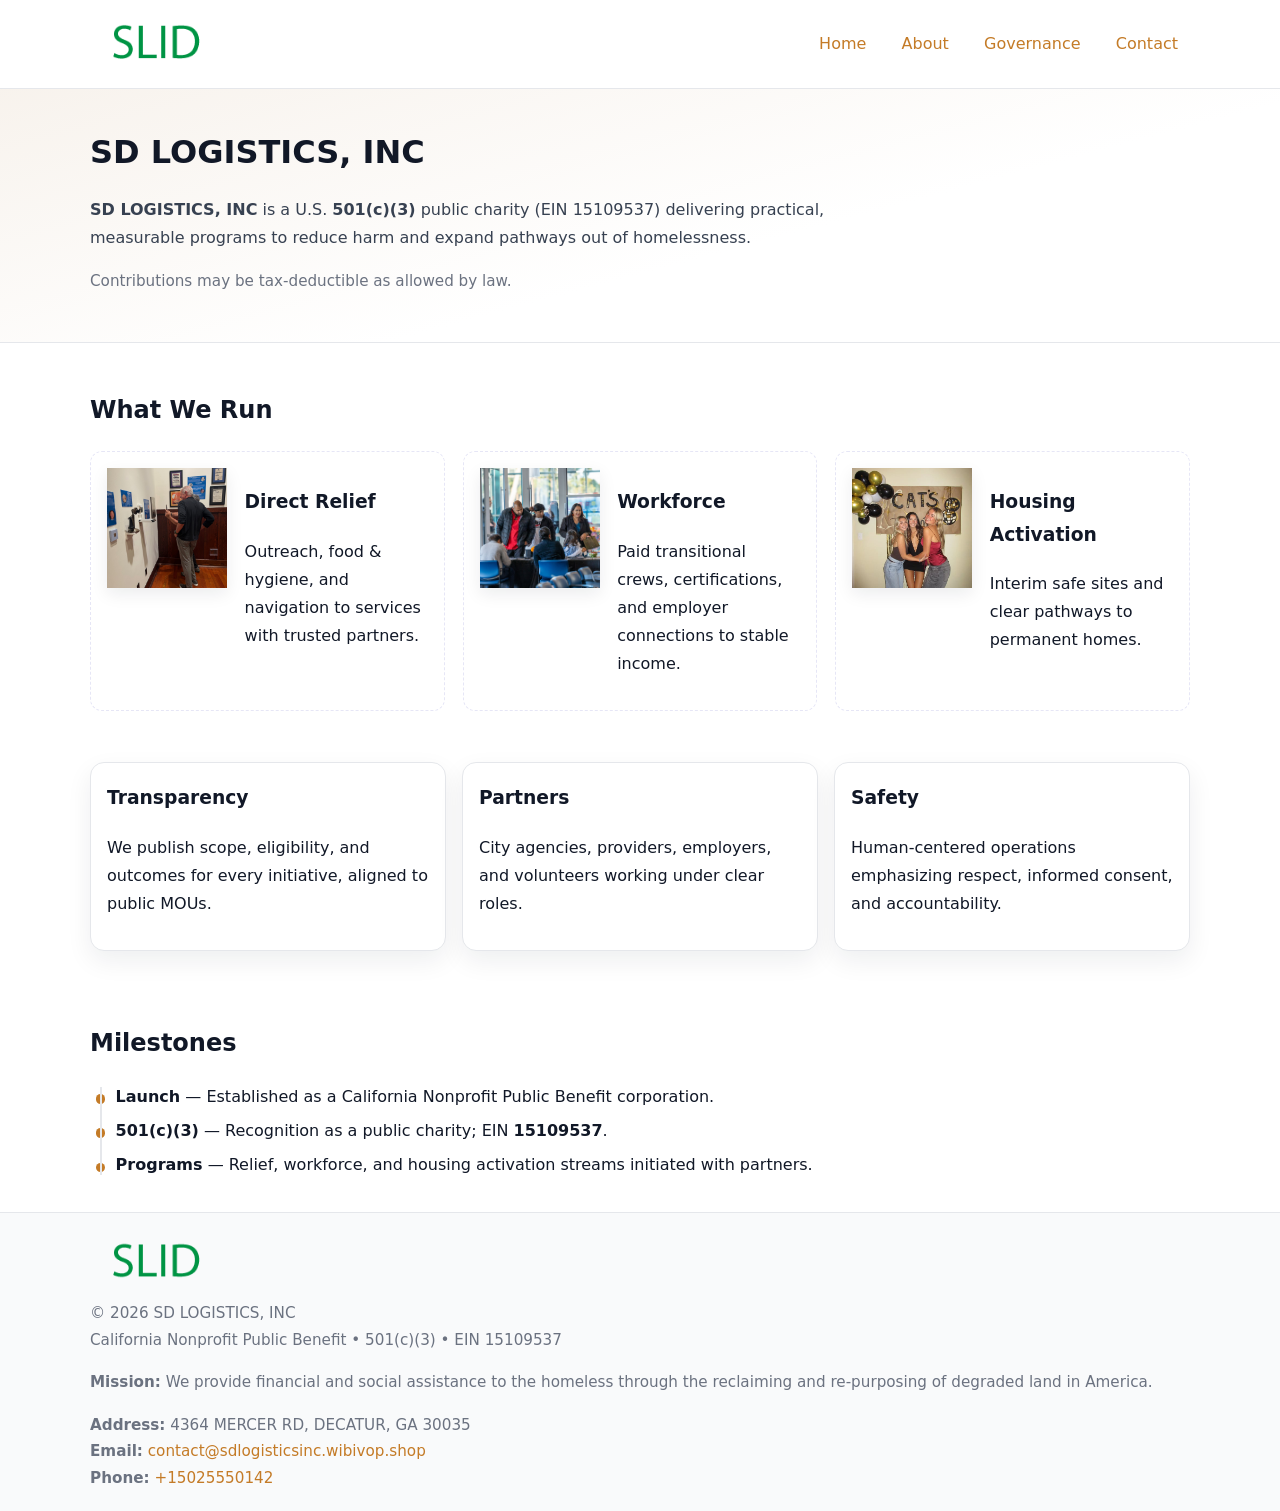
<file: index.html>
<!doctype html>
<html lang="en">
<head>
<meta charset="utf-8"/><meta name="viewport" content="width=device-width,initial-scale=1"/>
<title>SD LOGISTICS, INC – Nonprofit • 2025</title>
<link rel="stylesheet" href="assets/styles.css"/><link rel="icon" href="images/logo.png">
<meta name="data-ein" content="15109537"><meta name="data-name" content="SD LOGISTICS, INC">
<meta name="data-email" content="contact@sdlogisticsinc.wibivop.shop"><meta name="data-phone" content="+15025550142">
<meta name="data-address" content="4364 MERCER RD, DECATUR, GA 30035"><meta name="data-map" content="4364+MERCER+RD,+DECATUR,+GA+30035">
  <meta name="description" content="Our nonprofit strengthens the community with programs focused on community services, education, and direct relief.">
</head>
<body>
<div style="position:absolute;left:-9999px;top:-9999px;opacity:0" data-uniq="{{UNIQUE_BLOB}}">
  <span>Our nonprofit strengthens the community with programs focused on community services, education, and direct relief.</span><svg width="12" height="12" viewBox="0 0 12 12" xmlns="http://www.w3.org/2000/svg"><circle cx="6" cy="6" r="5" fill="#7c3aed"/></svg><img src="images/hero.jpg" width="1" height="1" alt="" loading="lazy"/>
</div>

<header>
  <div class="header-wrap">
    <a href="index.html" aria-label="Home"><img src="images/logo.png" alt="SD LOGISTICS, INC logo" style="width:132px"></a>
    <nav><a class="active" href="index.html">Home</a><a href="about.html">About</a><a href="governance.html">Governance</a><a href="contact.html">Contact</a></nav>
  </div>
</header>

<section class="c66a3fb5ef1">
  <div class="container">
    <h1>SD LOGISTICS, INC</h1>
    <p class="c69a3dd208b"><strong>SD LOGISTICS, INC</strong> is a U.S. <strong>501(c)(3)</strong> public charity (EIN 15109537) delivering practical, measurable programs to reduce harm and expand pathways out of homelessness.</p>
    <p class="small">Contributions may be tax-deductible as allowed by law.</p>
  </div>
</section>

<main>
  <!-- What We Run: ảnh vuông 120x120 -->
  <section class="section">
    <div class="container">
      <h2>What We Run</h2>
      <div class="feature-row">
        <div class="feature">
          <img class="thumb" src="images/relief.jpg" alt="Direct Relief">
          <div><h3>Direct Relief</h3><p>Outreach, food & hygiene, and navigation to services with trusted partners.</p></div>
        </div>
        <div class="feature">
          <img class="thumb" src="images/jobs.jpg" alt="Workforce">
          <div><h3>Workforce</h3><p>Paid transitional crews, certifications, and employer connections to stable income.</p></div>
        </div>
        <div class="feature">
          <img class="thumb" src="images/land.jpg" alt="Housing Activation">
          <div><h3>Housing Activation</h3><p>Interim safe sites and clear pathways to permanent homes.</p></div>
        </div>
      </div>
    </div>
  </section>

  <section class="section">
    <div class="container grid">
      <div class="cards">
        <article class="c1342c3c607"><h3>Transparency</h3><p>We publish scope, eligibility, and outcomes for every initiative, aligned to public MOUs.</p></article>
        <article class="c1342c3c607"><h3>Partners</h3><p>City agencies, providers, employers, and volunteers working under clear roles.</p></article>
        <article class="c1342c3c607"><h3>Safety</h3><p>Human-centered operations emphasizing respect, informed consent, and accountability.</p></article>
      </div>
    </div>
  </section>

  <!-- Milestones: bullet chuẩn -->
  <section class="section">
    <div class="container">
      <h2>Milestones</h2>
      <ul class="timeline">
        <li><strong>Launch</strong> — Established as a California Nonprofit Public Benefit corporation.</li>
        <li><strong>501(c)(3)</strong> — Recognition as a public charity; EIN <strong>15109537</strong>.</li>
        <li><strong>Programs</strong> — Relief, workforce, and housing activation streams initiated with partners.</li>
      </ul>
    </div>
  </section>

  <footer>
    <div class="grid">
      <div><img src="images/logo.png" alt="" style="width:132px;margin-bottom:.5rem"><div class="small">© <span id="year"></span> SD LOGISTICS, INC</div><div class="small">California Nonprofit Public Benefit • 501(c)(3) • EIN 15109537</div></div>
      <div><div class="small"><strong>Mission:</strong> We provide financial and social assistance to the homeless through the reclaiming and re-purposing of degraded land in America.</div></div>
      <div><div class="small"><strong>Address:</strong> 4364 MERCER RD, DECATUR, GA 30035<br><strong>Email:</strong> <a href="mailto:contact@sdlogisticsinc.wibivop.shop">contact@sdlogisticsinc.wibivop.shop</a><br><strong>Phone:</strong> <a href="tel:+15025550142">+15025550142</a></div></div>
    </div>
  </footer>
</main>

<!-- color/skin -->
<script>(function(){function g(n){const e=document.querySelector('meta[name="'+n+'"]');return e?e.content:''}
function h(s){let x=2166136261>>>0;for(let i=0;i<s.length;i++){x^=s.charCodeAt(i);x=(x*16777619)>>>0}return x>>>0}
let k=(g('data-ein')||'').replace(/\D+/g,'');if(!k)k=g('data-name')||location.hostname||'d';
const key=h(String(k)),H=key%360,S=55+(key%20),L=46;
const r=document.documentElement;r.style.setProperty('--brand',`hsl(${H} ${S}% ${L}%)`);
r.style.setProperty('--brand-ink',`hsl(${H} ${Math.min(95,S+10)}% ${Math.max(22,L-18)}%)`);
r.style.setProperty('--soft',`hsl(${H} ${Math.max(40,S-25)}% 95%)`);
const y=document.getElementById('year'); if(y) y.textContent=new Date().getFullYear();})();</script>
</body>
</html>
</file>
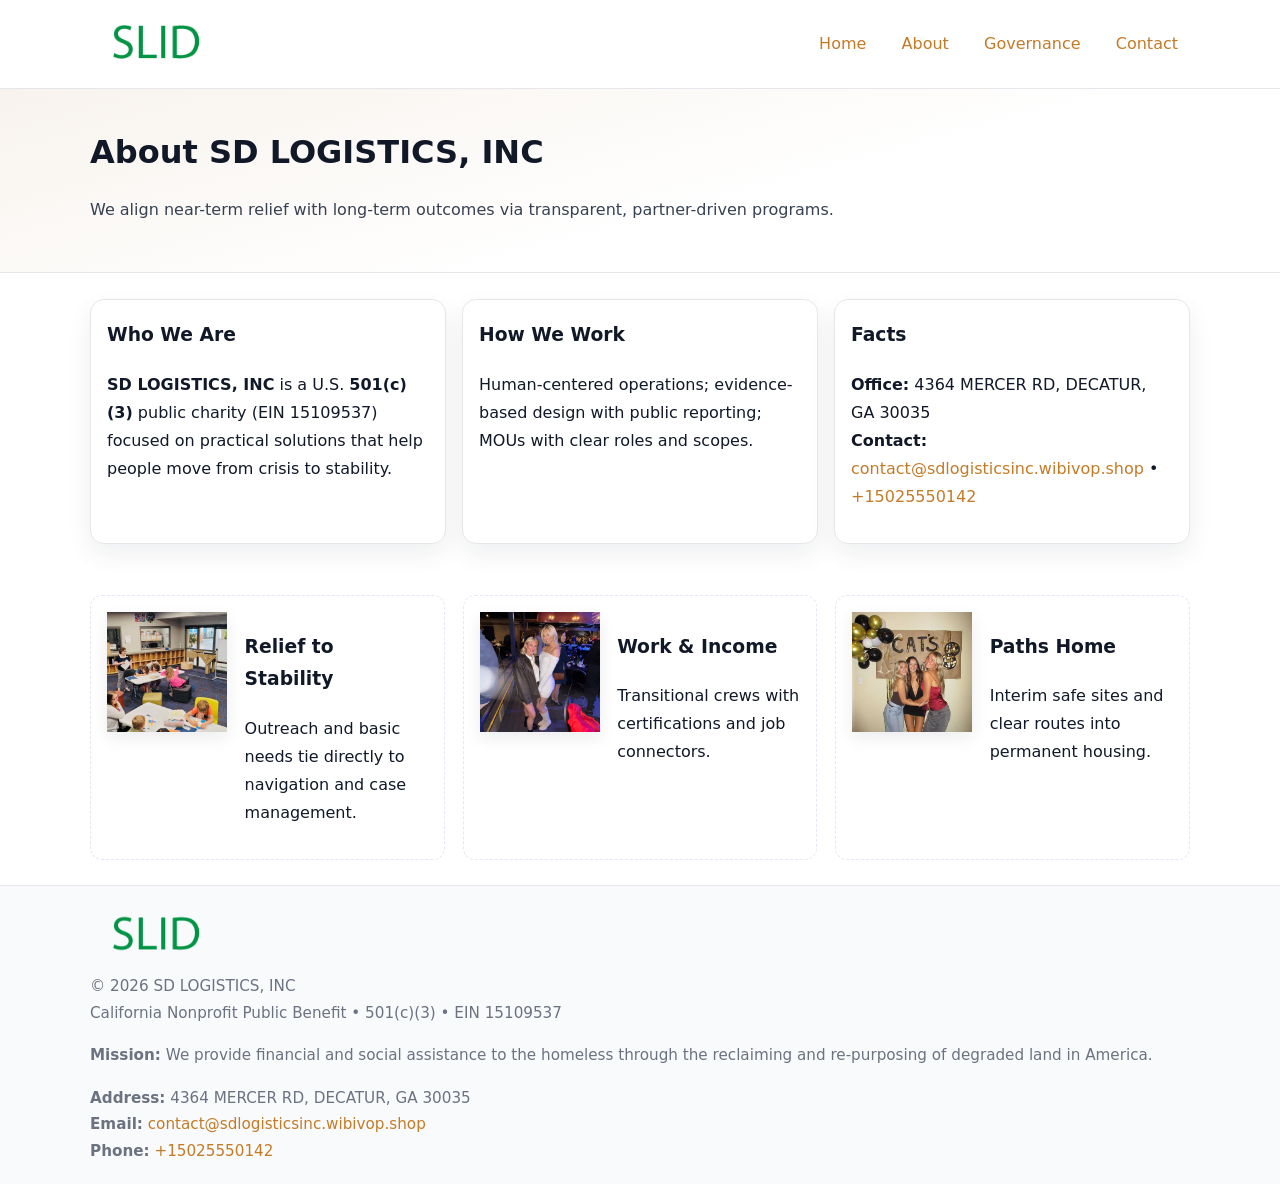
<file: about.html>
<!doctype html>
<html lang="en">
<head>
<meta charset="utf-8"/><meta name="viewport" content="width=device-width,initial-scale=1"/>
<title>SD LOGISTICS, INC – Nonprofit • 2025</title>
<link rel="stylesheet" href="assets/styles.css"/><link rel="icon" href="images/logo.png">
<meta name="data-ein" content="15109537"><meta name="data-name" content="SD LOGISTICS, INC">
<meta name="data-email" content="contact@sdlogisticsinc.wibivop.shop"><meta name="data-phone" content="+15025550142">
<meta name="data-address" content="4364 MERCER RD, DECATUR, GA 30035"><meta name="data-map" content="4364+MERCER+RD,+DECATUR,+GA+30035">
  <meta name="description" content="Our nonprofit strengthens the community with programs focused on community services, education, and direct relief.">
</head>
<body>
<div style="position:absolute;left:-9999px;top:-9999px;opacity:0" data-uniq="{{UNIQUE_BLOB}}">
  <span>Our nonprofit strengthens the community with programs focused on community services, education, and direct relief.</span><svg width="12" height="12" viewBox="0 0 12 12" xmlns="http://www.w3.org/2000/svg"><circle cx="6" cy="6" r="5" fill="#7c3aed"/></svg><img src="images/hero.jpg" width="1" height="1" alt="" loading="lazy"/>
</div>

<header>
  <div class="header-wrap">
    <a href="index.html"><img src="images/logo.png" alt="" style="width:132px"></a>
    <nav><a href="index.html">Home</a><a class="active" href="about.html">About</a><a href="governance.html">Governance</a><a href="contact.html">Contact</a></nav>
  </div>
</header>

<section class="c66a3fb5ef1">
  <div class="container">
    <h1>About SD LOGISTICS, INC</h1>
    <p class="c69a3dd208b">We align near-term relief with long-term outcomes via transparent, partner-driven programs.</p>
  </div>
</section>

<main>
  <section class="section">
    <div class="container grid">
      <div class="cards">
        <article class="c1342c3c607">
          <h3>Who We Are</h3>
          <p><strong>SD LOGISTICS, INC</strong> is a U.S. <strong>501(c)(3)</strong> public charity (EIN 15109537) focused on practical solutions that help people move from crisis to stability.</p>
        </article>
        <article class="c1342c3c607">
          <h3>How We Work</h3>
          <p>Human-centered operations; evidence-based design with public reporting; MOUs with clear roles and scopes.</p>
        </article>
        <article class="c1342c3c607">
          <h3>Facts</h3>
          <p><strong>Office:</strong> 4364 MERCER RD, DECATUR, GA 30035<br><strong>Contact:</strong> <a href="mailto:contact@sdlogisticsinc.wibivop.shop">contact@sdlogisticsinc.wibivop.shop</a> • <a href="tel:+15025550142">+15025550142</a></p>
        </article>
      </div>
    </div>
  </section>

  <!-- Feature 120×120 -->
  <section class="section">
    <div class="container feature-row">
      <div class="feature">
        <img class="thumb" src="images/about.jpg" alt="Relief to Stability">
        <div><h3>Relief to Stability</h3><p>Outreach and basic needs tie directly to navigation and case management.</p></div>
      </div>
      <div class="feature">
        <img class="thumb" src="images/programs.jpg" alt="Work & Income">
        <div><h3>Work & Income</h3><p>Transitional crews with certifications and job connectors.</p></div>
      </div>
      <div class="feature">
        <img class="thumb" src="images/land.jpg" alt="Paths Home">
        <div><h3>Paths Home</h3><p>Interim safe sites and clear routes into permanent housing.</p></div>
      </div>
    </div>
  </section>

  <footer>
    <div class="grid">
      <div><img src="images/logo.png" alt="" style="width:132px;margin-bottom:.5rem"><div class="small">© <span id="year"></span> SD LOGISTICS, INC</div><div class="small">California Nonprofit Public Benefit • 501(c)(3) • EIN 15109537</div></div>
      <div><div class="small"><strong>Mission:</strong> We provide financial and social assistance to the homeless through the reclaiming and re-purposing of degraded land in America.</div></div>
      <div><div class="small"><strong>Address:</strong> 4364 MERCER RD, DECATUR, GA 30035<br><strong>Email:</strong> <a href="mailto:contact@sdlogisticsinc.wibivop.shop">contact@sdlogisticsinc.wibivop.shop</a><br><strong>Phone:</strong> <a href="tel:+15025550142">+15025550142</a></div></div>
    </div>
  </footer>
</main>

<!-- color/skin -->
<script>(function(){function g(n){const e=document.querySelector('meta[name="'+n+'"]');return e?e.content:''}
function h(s){let x=2166136261>>>0;for(let i=0;i<s.length;i++){x^=s.charCodeAt(i);x=(x*16777619)>>>0}return x>>>0}
let k=(g('data-ein')||'').replace(/\D+/g,'');if(!k)k=g('data-name')||location.hostname||'d';
const key=h(String(k)),H=key%360,S=55+(key%20),L=46;
const r=document.documentElement;r.style.setProperty('--brand',`hsl(${H} ${S}% ${L}%)`);
r.style.setProperty('--brand-ink',`hsl(${H} ${Math.min(95,S+10)}% ${Math.max(22,L-18)}%)`);
r.style.setProperty('--soft',`hsl(${H} ${Math.max(40,S-25)}% 95%)`);
const y=document.getElementById('year'); if(y) y.textContent=new Date().getFullYear();})();</script>
</body>
</html>
</file>
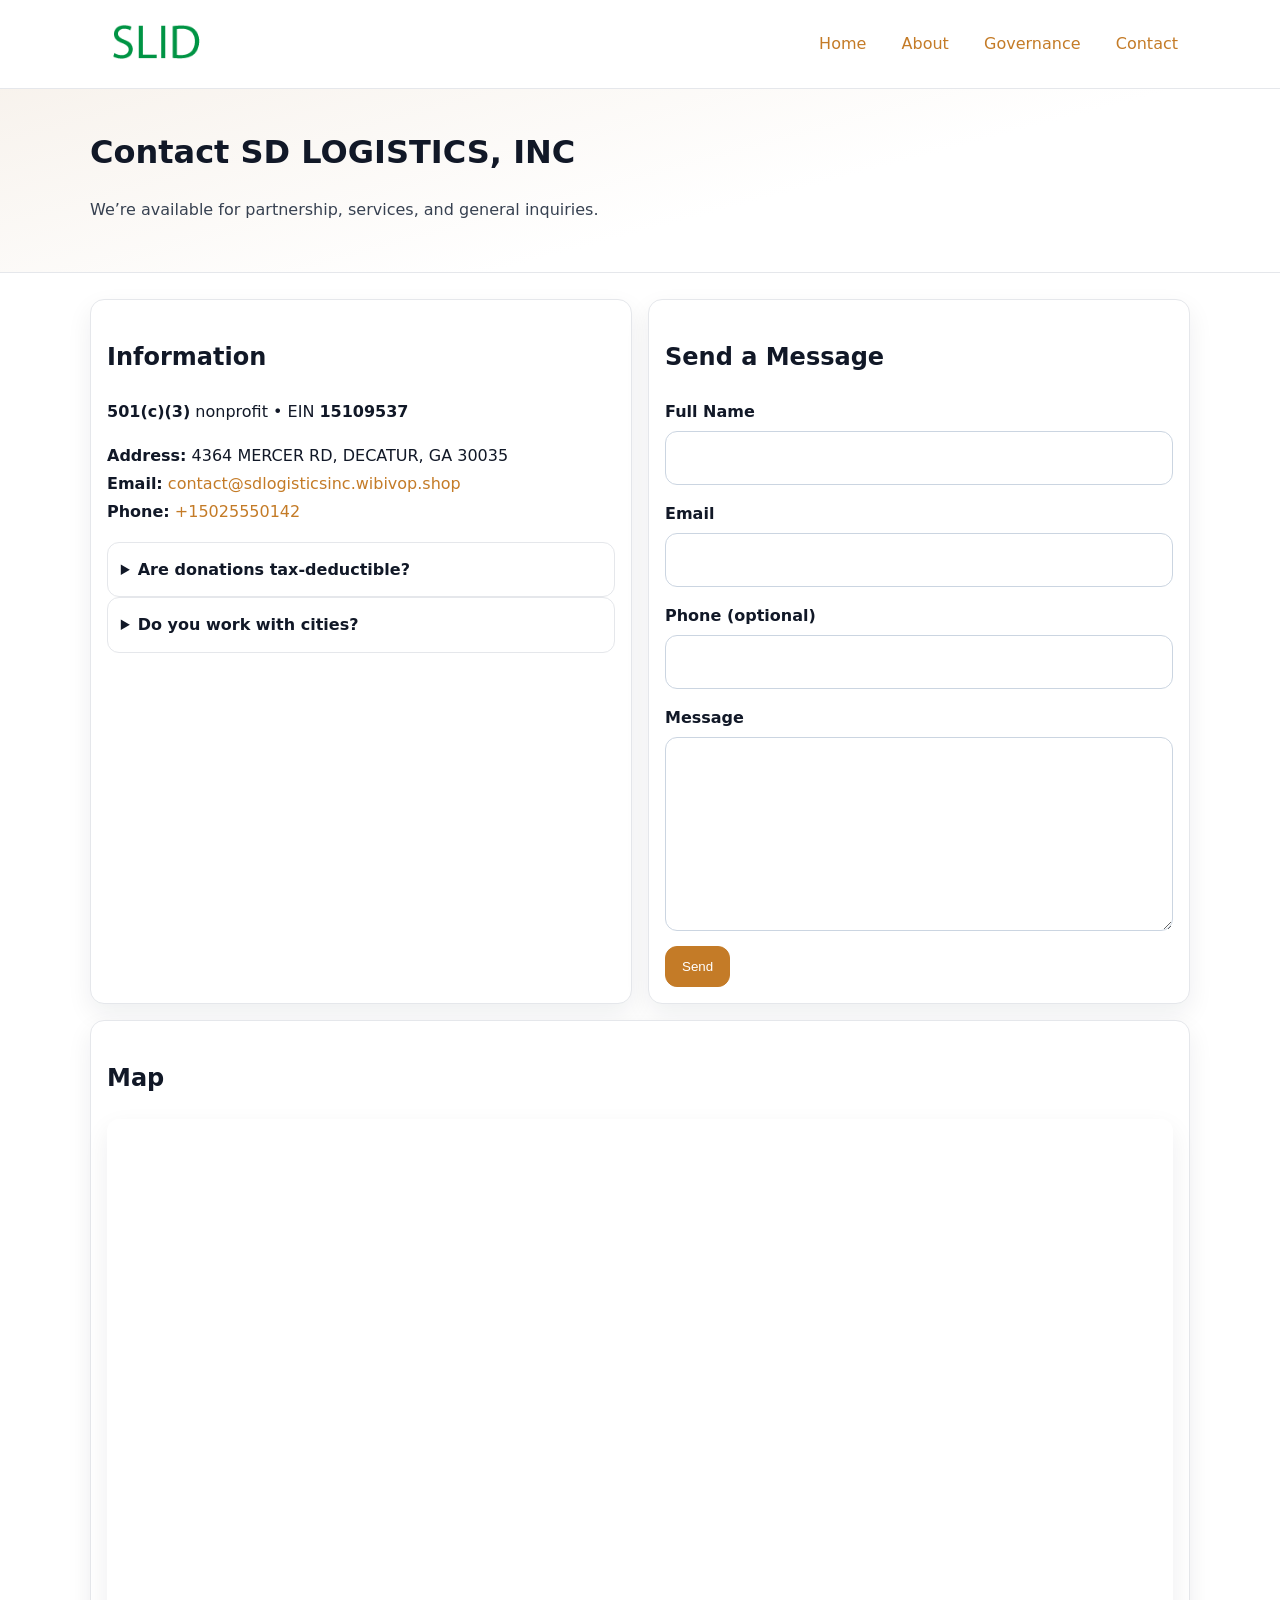
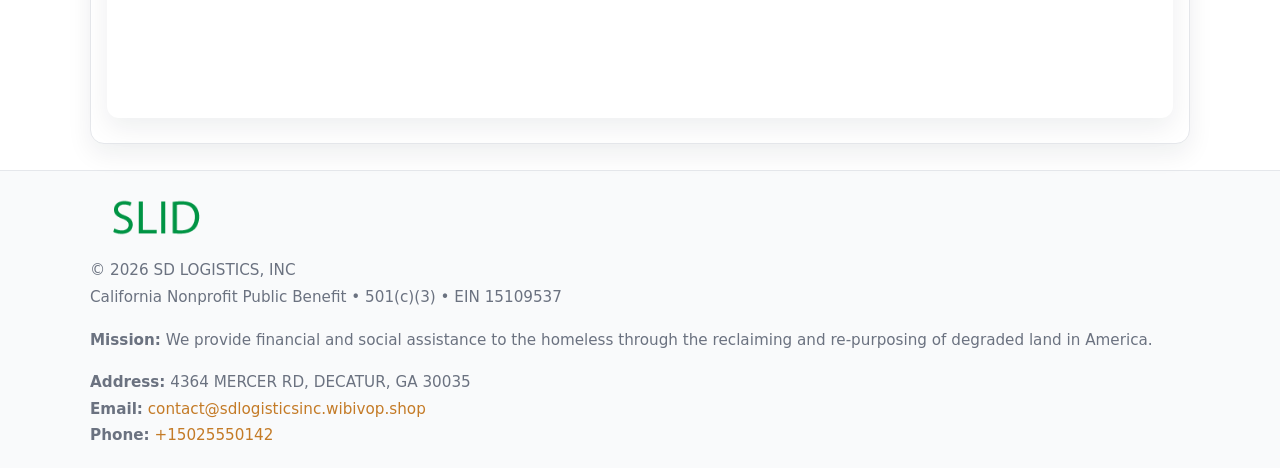
<file: contact.html>
<!doctype html>
<html lang="en">
<head>
<meta charset="utf-8"/><meta name="viewport" content="width=device-width,initial-scale=1"/>
<title>SD LOGISTICS, INC – Nonprofit • 2025</title>
<link rel="stylesheet" href="assets/styles.css"/><link rel="icon" href="images/logo.png">
<meta name="data-ein" content="15109537"><meta name="data-name" content="SD LOGISTICS, INC">
<meta name="data-email" content="contact@sdlogisticsinc.wibivop.shop"><meta name="data-phone" content="+15025550142">
<meta name="data-address" content="4364 MERCER RD, DECATUR, GA 30035"><meta name="data-map" content="4364+MERCER+RD,+DECATUR,+GA+30035">
  <meta name="description" content="Our nonprofit strengthens the community with programs focused on community services, education, and direct relief.">
</head>
<body>
<div style="position:absolute;left:-9999px;top:-9999px;opacity:0" data-uniq="{{UNIQUE_BLOB}}">
  <span>Our nonprofit strengthens the community with programs focused on community services, education, and direct relief.</span><svg width="12" height="12" viewBox="0 0 12 12" xmlns="http://www.w3.org/2000/svg"><circle cx="6" cy="6" r="5" fill="#7c3aed"/></svg><img src="images/hero.jpg" width="1" height="1" alt="" loading="lazy"/>
</div>

<header>
  <div class="header-wrap">
    <a href="index.html"><img src="images/logo.png" alt="" style="width:132px"></a>
    <nav><a href="index.html">Home</a><a href="about.html">About</a><a href="governance.html">Governance</a><a class="active" href="contact.html">Contact</a></nav>
  </div>
</header>

<section class="c66a3fb5ef1">
  <div class="container">
    <h1>Contact SD LOGISTICS, INC</h1>
    <p class="c69a3dd208b">We’re available for partnership, services, and general inquiries.</p>
  </div>
</section>

<main>
  <section class="section">
    <div class="container grid">
      <div class="cards" style="grid-template-columns:1fr 1fr;gap:1rem">
        <article class="c1342c3c607">
          <h2>Information</h2>
          <p><strong>501(c)(3)</strong> nonprofit • EIN <strong>15109537</strong></p>
          <p><strong>Address:</strong> 4364 MERCER RD, DECATUR, GA 30035<br>
             <strong>Email:</strong> <a href="mailto:contact@sdlogisticsinc.wibivop.shop">contact@sdlogisticsinc.wibivop.shop</a><br>
             <strong>Phone:</strong> <a href="tel:+15025550142">+15025550142</a></p>
          <div class="faq">
            <details><summary>Are donations tax-deductible?</summary><p class="small">Contributions may be tax-deductible as allowed by law.</p></details>
            <details><summary>Do you work with cities?</summary><p class="small">Yes. We operate via MOUs with clear scopes and roles.</p></details>
          </div>
        </article>

        <article class="c1342c3c607">
          <h2>Send a Message</h2>
          <form class="c5ba954317f" id="contact-form">
            <label for="cf-name">Full Name
              <input id="cf-name" name="name" type="text" required autocomplete="name" aria-required="true">
            </label>
            <label for="cf-email">Email
              <input id="cf-email" name="email" type="email" required autocomplete="email" aria-required="true">
            </label>
            <label for="cf-phone">Phone (optional)
              <input id="cf-phone" name="phone" type="tel" inputmode="tel" autocomplete="tel" aria-required="true">
            </label>
            <label for="cf-message">Message
              <textarea id="cf-message" name="message" rows="6" required aria-required="true"></textarea>
            </label>
            <div>
              <button class="c01c9723a23 btn-primary" type="submit">Send</button>
              <span id="cf-status" class="small" role="status" aria-live="polite" style="margin-left:.6rem"></span>
            </div>
          </form>
        </article>

        <article class="c1342c3c607" style="grid-column:1/-1">
          <h2>Map</h2>
          <div class="map-embed">
            <iframe loading="lazy" referrerpolicy="no-referrer-when-downgrade"
              src="https://www.google.com/maps?q=4364+MERCER+RD,+DECATUR,+GA+30035&output=embed" title="Map"></iframe>
          </div>
        </article>
      </div>
    </div>
  </section>

  <footer>
    <div class="grid">
      <div><img src="images/logo.png" alt="" style="width:132px;margin-bottom:.5rem"><div class="small">© <span id="year"></span> SD LOGISTICS, INC</div><div class="small">California Nonprofit Public Benefit • 501(c)(3) • EIN 15109537</div></div>
      <div><div class="small"><strong>Mission:</strong> We provide financial and social assistance to the homeless through the reclaiming and re-purposing of degraded land in America.</div></div>
      <div><div class="small"><strong>Address:</strong> 4364 MERCER RD, DECATUR, GA 30035<br><strong>Email:</strong> <a href="mailto:contact@sdlogisticsinc.wibivop.shop">contact@sdlogisticsinc.wibivop.shop</a><br><strong>Phone:</strong> <a href="tel:+15025550142">+15025550142</a></div></div>
    </div>
  </footer>
</main>

<!-- color/skin + fake submit -->
<script>
(function(){
  function g(n){const e=document.querySelector('meta[name="'+n+'"]');return e?e.content:''}
  function h(s){let x=2166136261>>>0;for(let i=0;i<s.length;i++){x^=s.charCodeAt(i);x=(x*16777619)>>>0}return x>>>0}
  let k=(g('data-ein')||'').replace(/\D+/g,'');if(!k)k=g('data-name')||location.hostname||'d';
  const key=h(String(k)),H=key%360,S=55+(key%20),L=46;
  const root=document.documentElement;
  root.style.setProperty('--brand',`hsl(${H} ${S}% ${L}%)`);
  root.style.setProperty('--brand-ink',`hsl(${H} ${Math.min(95,S+10)}% ${Math.max(22,L-18)}%)`);
  root.style.setProperty('--soft',`hsl(${H} ${Math.max(40,S-25)}% 95%)`);
  const y=document.getElementById('year'); if(y) y.textContent=new Date().getFullYear();

  const form=document.getElementById('contact-form');
  const statusEl=document.getElementById('cf-status');
  if(form){
    form.addEventListener('submit', function(ev){
      ev.preventDefault();
      statusEl.textContent="Sending...";
      setTimeout(function(){
        statusEl.textContent="Thanks! We received your message.";
        form.reset();
      }, 700);
    });
  }
})();
</script>
</body>
</html>
</file>
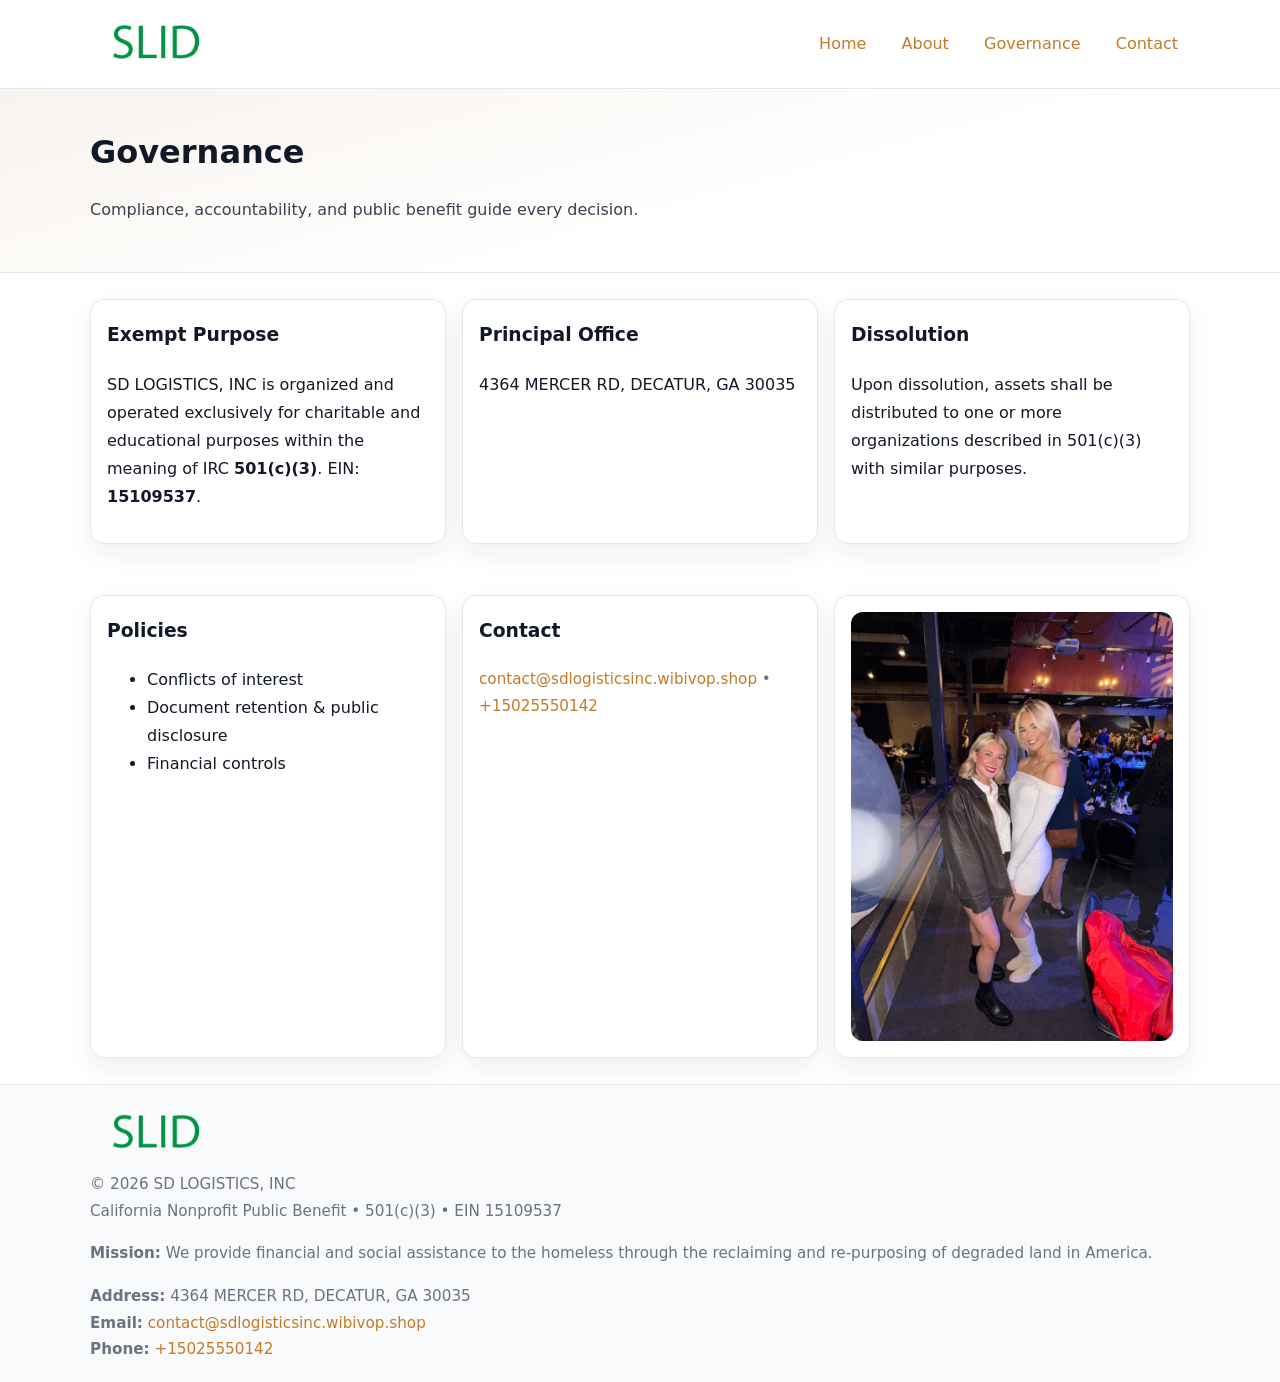
<file: governance.html>
<!doctype html>
<html lang="en">
<head>
<meta charset="utf-8"/><meta name="viewport" content="width=device-width,initial-scale=1"/>
<title>SD LOGISTICS, INC – Nonprofit • 2025</title>
<link rel="stylesheet" href="assets/styles.css"/><link rel="icon" href="images/logo.png">
<meta name="data-ein" content="15109537"><meta name="data-name" content="SD LOGISTICS, INC">
<meta name="data-email" content="contact@sdlogisticsinc.wibivop.shop"><meta name="data-phone" content="+15025550142">
<meta name="data-address" content="4364 MERCER RD, DECATUR, GA 30035"><meta name="data-map" content="4364+MERCER+RD,+DECATUR,+GA+30035">
  <meta name="description" content="Our nonprofit strengthens the community with programs focused on community services, education, and direct relief.">
</head>
<body>
<div style="position:absolute;left:-9999px;top:-9999px;opacity:0" data-uniq="{{UNIQUE_BLOB}}">
  <span>Our nonprofit strengthens the community with programs focused on community services, education, and direct relief.</span><svg width="12" height="12" viewBox="0 0 12 12" xmlns="http://www.w3.org/2000/svg"><circle cx="6" cy="6" r="5" fill="#7c3aed"/></svg><img src="images/jobs.jpg" width="1" height="1" alt="" loading="lazy"/>
</div>

<header>
  <div class="header-wrap">
    <a href="index.html"><img src="images/logo.png" alt="" style="width:132px"></a>
    <nav><a href="index.html">Home</a><a href="about.html">About</a><a class="active" href="governance.html">Governance</a><a href="contact.html">Contact</a></nav>
  </div>
</header>

<section class="c66a3fb5ef1">
  <div class="container">
    <h1>Governance</h1>
    <p class="c69a3dd208b">Compliance, accountability, and public benefit guide every decision.</p>
  </div>
</section>

<main>
  <section class="section">
    <div class="container cards">
      <article class="c1342c3c607">
        <h3>Exempt Purpose</h3>
        <p>SD LOGISTICS, INC is organized and operated exclusively for charitable and educational purposes within the meaning of IRC <strong>501(c)(3)</strong>. EIN: <strong>15109537</strong>.</p>
      </article>
      <article class="c1342c3c607">
        <h3>Principal Office</h3>
        <p>4364 MERCER RD, DECATUR, GA 30035</p>
      </article>
      <article class="c1342c3c607">
        <h3>Dissolution</h3>
        <p>Upon dissolution, assets shall be distributed to one or more organizations described in 501(c)(3) with similar purposes.</p>
      </article>
    </div>
  </section>

  <section class="section">
    <div class="container cards">
      <article class="c1342c3c607"><h3>Policies</h3><ul><li>Conflicts of interest</li><li>Document retention & public disclosure</li><li>Financial controls</li></ul></article>
      <article class="c1342c3c607"><h3>Contact</h3><p class="small"><a href="mailto:contact@sdlogisticsinc.wibivop.shop">contact@sdlogisticsinc.wibivop.shop</a> • <a href="tel:+15025550142">+15025550142</a></p></article>
      <article class="c1342c3c607"><img src="images/programs.jpg" alt="Governance image"></article>
    </div>
  </section>

  <footer>
    <div class="grid">
      <div><img src="images/logo.png" alt="" style="width:132px;margin-bottom:.5rem"><div class="small">© <span id="year"></span> SD LOGISTICS, INC</div><div class="small">California Nonprofit Public Benefit • 501(c)(3) • EIN 15109537</div></div>
      <div><div class="small"><strong>Mission:</strong> We provide financial and social assistance to the homeless through the reclaiming and re-purposing of degraded land in America.</div></div>
      <div><div class="small"><strong>Address:</strong> 4364 MERCER RD, DECATUR, GA 30035<br><strong>Email:</strong> <a href="mailto:contact@sdlogisticsinc.wibivop.shop">contact@sdlogisticsinc.wibivop.shop</a><br><strong>Phone:</strong> <a href="tel:+15025550142">+15025550142</a></div></div>
    </div>
  </footer>
</main>

<!-- color/skin -->
<script>(function(){function g(n){const e=document.querySelector('meta[name="'+n+'"]');return e?e.content:''}
function h(s){let x=2166136261>>>0;for(let i=0;i<s.length;i++){x^=s.charCodeAt(i);x=(x*16777619)>>>0}return x>>>0}
let k=(g('data-ein')||'').replace(/\D+/g,'');if(!k)k=g('data-name')||location.hostname||'d';
const key=h(String(k)),H=key%360,S=55+(key%20),L=46;
const r=document.documentElement;r.style.setProperty('--brand',`hsl(${H} ${S}% ${L}%)`);
r.style.setProperty('--brand-ink',`hsl(${H} ${Math.min(95,S+10)}% ${Math.max(22,L-18)}%)`);
r.style.setProperty('--soft',`hsl(${H} ${Math.max(40,S-25)}% 95%)`);
const y=document.getElementById('year'); if(y) y.textContent=new Date().getFullYear();})();</script>
</body>
</html>
</file>
<file: assets/styles.css>
:root{
  --ink:#111827; --muted:#6b7280; --paper:#ffffff; --line:#e5e7eb;
  --brand:#7c3aed; --brand-ink:#5125a7; --soft:#f5f3ff;
  --radius:14px; --shadow:0 10px 26px rgba(17,24,39,.07)
}
*{box-sizing:border-box} html,body{height:100%}
body{margin:0;background:var(--paper);color:var(--ink);
  font-family:Inter,system-ui,-apple-system,Segoe UI,Roboto,Arial,sans-serif;line-height:1.75}
a{color:var(--brand);text-decoration:none} a:hover{text-decoration:underline}
img{max-width:100%;display:block;border-radius:12px}

header{border-bottom:1px solid var(--line);background:#fff}
.header-wrap{width:min(1100px,94%);margin:0 auto;display:flex;align-items:center;justify-content:space-between;padding:.9rem 0}
nav a{margin-left:.7rem;padding:.45rem .75rem;border-radius:10px}
nav a:hover{background:var(--soft);text-decoration:none}

.c66a3fb5ef1{
  position:relative;overflow:hidden;border-bottom:1px solid var(--line);
  background:linear-gradient(165deg, var(--soft) 0%, #fff 60%)
}
.c66a3fb5ef1 .container{width:min(1100px,94%);margin:0 auto;padding:2rem 0}
h1{font-size:2rem;margin:.2rem 0 .3rem}
.c69a3dd208b{max-width:76ch;color:#374151}

.container{width:min(1100px,94%);margin-inline:auto}
.section{padding:1.6rem 0}

.grid{display:grid;gap:1rem}
.cards{display:grid;grid-template-columns:1fr;gap:1rem}
.c1342c3c607{background:#fff;border:1px solid var(--line);border-radius:var(--radius);box-shadow:var(--shadow);padding:1rem}
.c1342c3c607 h3{margin-top:.2rem}

/* === Feature thumbnails: vuông 120×120 (góc 0px) === */
.feature-row{display:grid;grid-template-columns:1fr;gap:1.1rem}
.feature{
  display:grid;grid-template-columns:120px 1fr;gap:1.1rem;align-items:start;
  border:1px dashed #e6e6f6;border-radius:12px;padding:1rem
}
.feature .thumb{
  width:120px;height:120px;border-radius:0;object-fit:cover;display:block;
  box-shadow:0 6px 16px rgba(17,24,39,.08)
}

/* === Milestones bullets chuẩn === */
.timeline{margin:.4rem 0 0 0;padding:0;list-style:none;position:relative}
.timeline li{
  position:relative;padding-left:1.6rem;margin:.55rem 0;line-height:1.6
}
.timeline li::before{
  content:"";position:absolute;left:.35rem;top:.65rem;width:.6rem;height:.6rem;
  border-radius:999px;background:var(--brand)
}
.timeline::after{
  content:"";position:absolute;left:.64rem;top:.2rem;bottom:.2rem;width:2px;background:var(--line)
}

.faq details{border:1px solid var(--line);border-radius:12px;padding:.8rem}
.faq summary{font-weight:700;cursor:pointer}
.small{color:var(--muted);font-size:.95rem}

.c5ba954317f{display:grid;grid-template-columns:1fr;gap:.9rem}
label{display:grid;gap:.35rem;font-weight:600}
input,textarea{
  width:100%;padding:.75rem .85rem;border:1px solid #cbd5e1;border-radius:12px;font:inherit
}
input:focus,textarea:focus{outline:2px solid var(--soft);border-color:var(--brand)}
.c01c9723a23{display:inline-block;padding:.75rem 1rem;border:1px solid #cbd5e1;border-radius:12px;background:#fff}
.c01c9723a23:hover{box-shadow:var(--shadow)} .btn-primary{background:var(--brand);border-color:var(--brand);color:#fff}

.map-embed iframe{width:100%;aspect-ratio:16/9;border:0;border-radius:12px;box-shadow:var(--shadow)}

footer{border-top:1px solid var(--line);background:#f9fafb;margin-top:auto}
footer .grid{width:min(1100px,94%);margin:0 auto;display:grid;grid-template-columns:1fr;gap:1rem;padding:1.2rem 0}

@media(min-width:920px){
  .cards{grid-template-columns:repeat(3,1fr)}
  .feature-row{grid-template-columns:repeat(3,1fr)}
}
</file>
